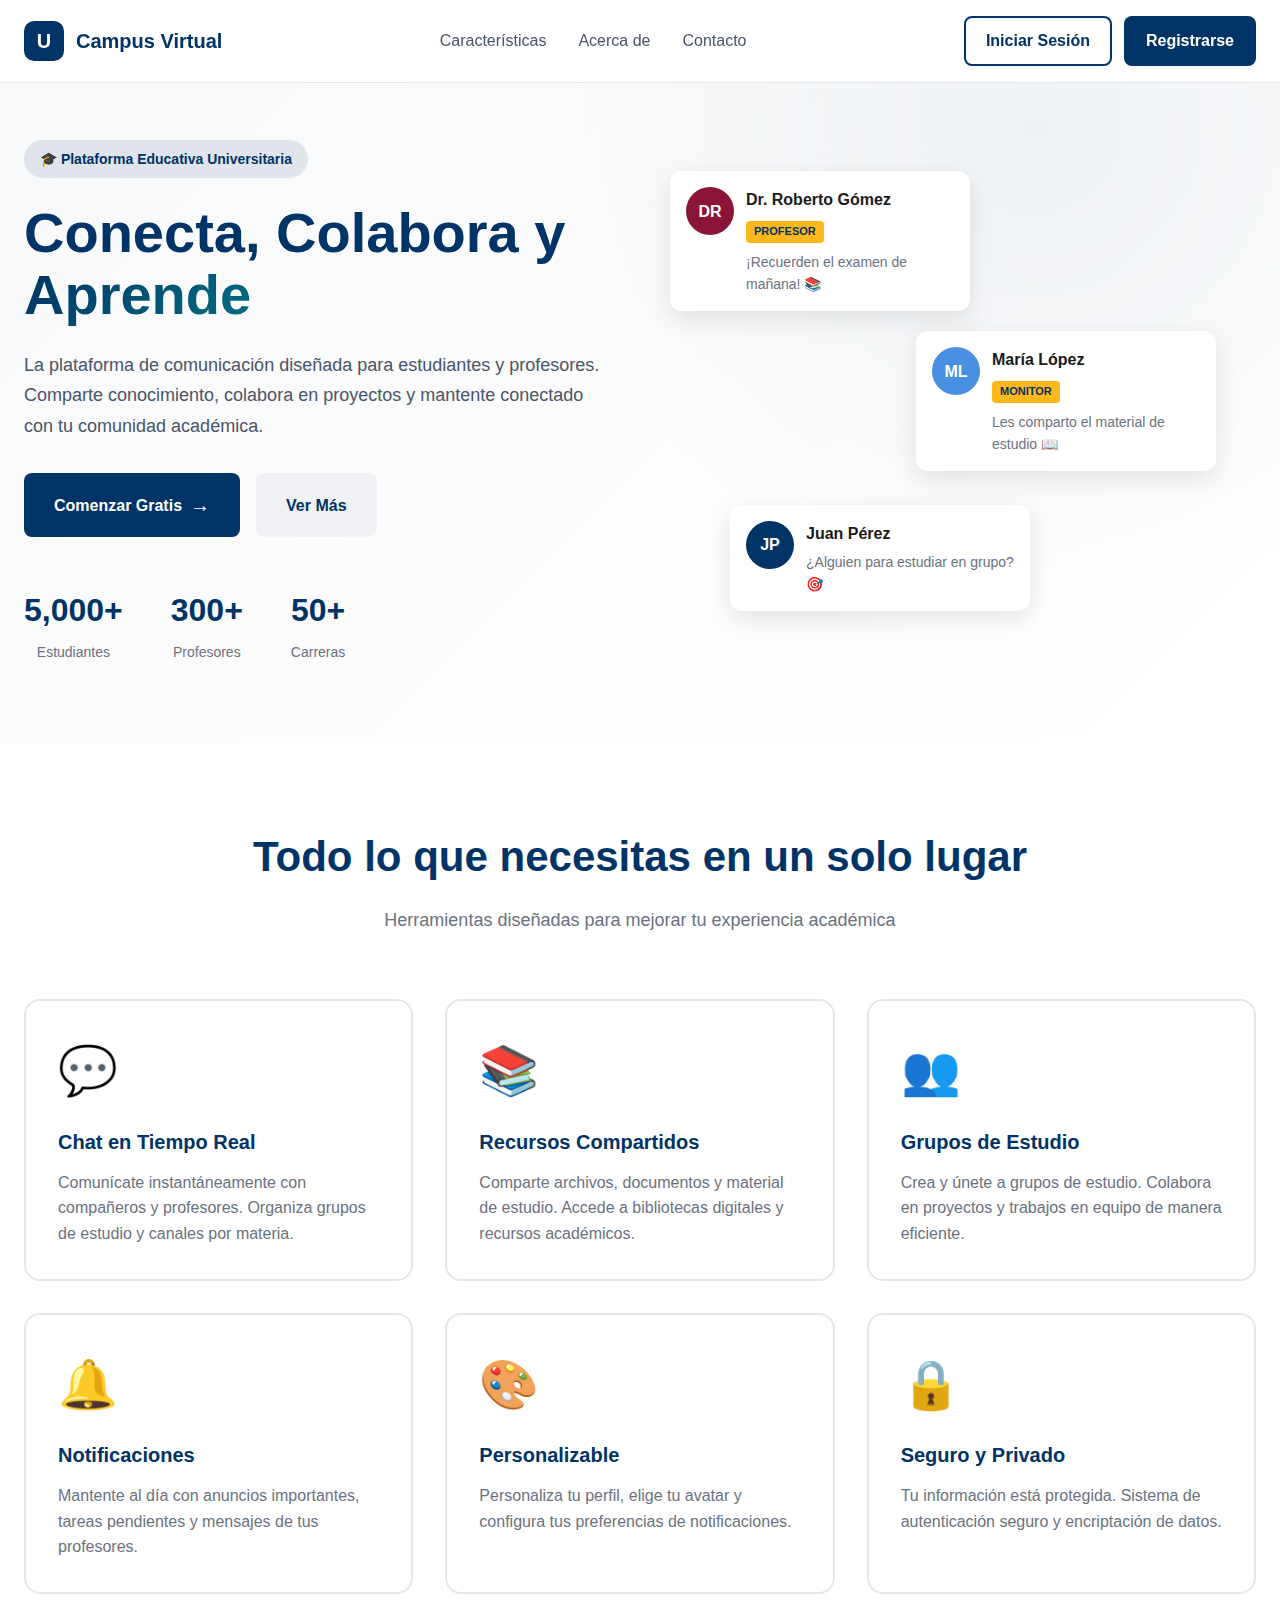
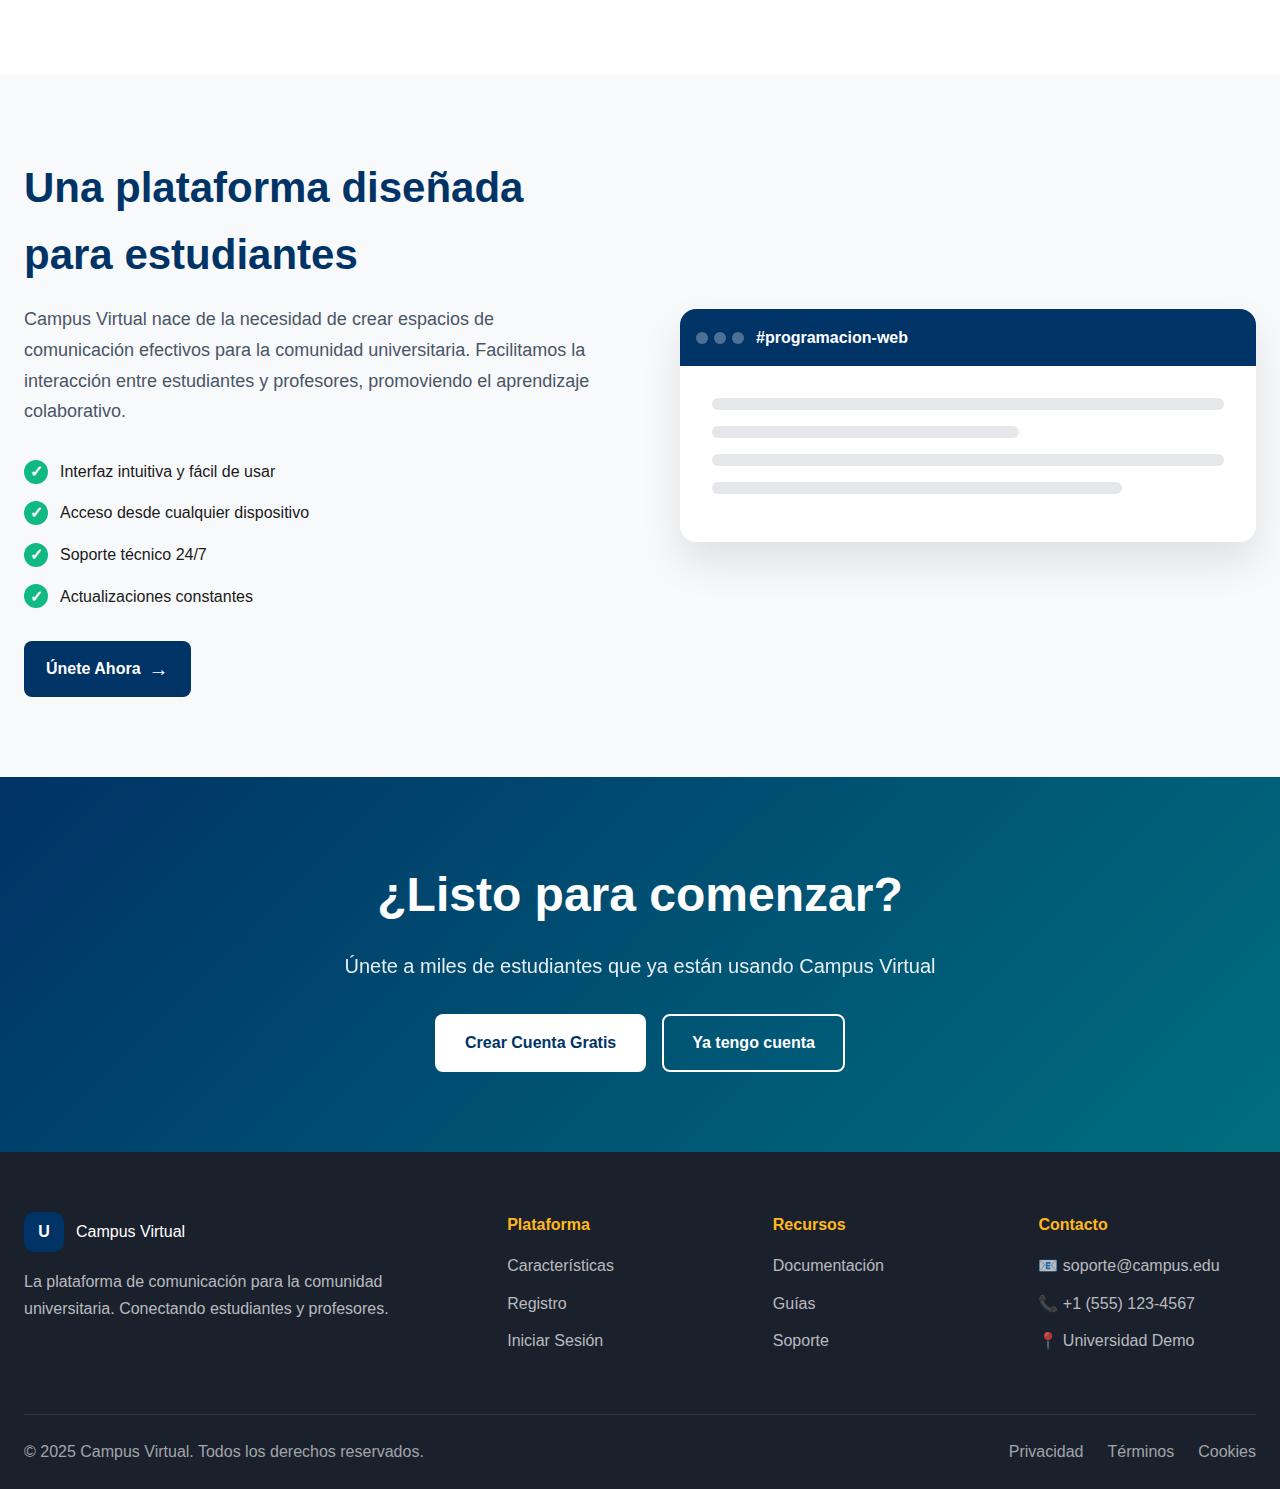
<file: pages/index.html>
<!DOCTYPE html>
<html lang="es">
<head>
    <meta charset="UTF-8">
    <meta name="viewport" content="width=device-width, initial-scale=1.0">
    <title>Campus Virtual - Bienvenida</title>
    <link rel="stylesheet" href="../Styles/landing.css">
</head>
<body>
    
    <!-- HEADER / NAVBAR -->
    <header class="header">
        <div class="container">
            <nav class="navbar">
                <div class="logo">
                    <div class="logo-icon">U</div>
                    <span class="logo-text">Campus Virtual</span>
                </div>
                <div class="nav-links">
                    <a href="discord-university-demo.html" class="nav-link">Características</a>
                    <a href="#about" class="nav-link">Acerca de</a>
                    <a href="#contact" class="nav-link">Contacto</a>
                </div>
                <div class="nav-buttons">
                    <a href="login.html" class="btn btn-outline">Iniciar Sesión</a>
                    <a href="register.html" class="btn btn-primary">Registrarse</a>
                </div>
            </nav>
        </div>
    </header>

    <!-- HERO SECTION -->
    <section class="hero">
        <div class="container">
            <div class="hero-content">
                <div class="hero-badge">
                    🎓 Plataforma Educativa Universitaria
                </div>
                <h1 class="hero-title">
                    Conecta, Colabora y <span class="gradient-text">Aprende</span>
                </h1>
                <p class="hero-subtitle">
                    La plataforma de comunicación diseñada para estudiantes y profesores. 
                    Comparte conocimiento, colabora en proyectos y mantente conectado con tu comunidad académica.
                </p>
                <div class="hero-buttons">
                    <a href="register.html" class="btn btn-large btn-primary">
                        Comenzar Gratis
                        <span class="btn-icon">→</span>
                    </a>
                    <a href="#features" class="btn btn-large btn-secondary">
                        Ver Más
                    </a>
                </div>
                <div class="hero-stats">
                    <div class="stat">
                        <div class="stat-number">5,000+</div>
                        <div class="stat-label">Estudiantes</div>
                    </div>
                    <div class="stat">
                        <div class="stat-number">300+</div>
                        <div class="stat-label">Profesores</div>
                    </div>
                    <div class="stat">
                        <div class="stat-number">50+</div>
                        <div class="stat-label">Carreras</div>
                    </div>
                </div>
            </div>
            <div class="hero-image">
                <div class="hero-card card-1">
                    <div class="card-avatar" style="background: #8B1538;">DR</div>
                    <div class="card-content">
                        <div class="card-name">Dr. Roberto Gómez</div>
                        <div class="card-badge">PROFESOR</div>
                        <div class="card-message">¡Recuerden el examen de mañana! 📚</div>
                    </div>
                </div>
                <div class="hero-card card-2">
                    <div class="card-avatar" style="background: #4A90E2;">ML</div>
                    <div class="card-content">
                        <div class="card-name">María López</div>
                        <div class="card-badge">MONITOR</div>
                        <div class="card-message">Les comparto el material de estudio 📖</div>
                    </div>
                </div>
                <div class="hero-card card-3">
                    <div class="card-avatar" style="background: #003366;">JP</div>
                    <div class="card-content">
                        <div class="card-name">Juan Pérez</div>
                        <div class="card-message">¿Alguien para estudiar en grupo? 🎯</div>
                    </div>
                </div>
            </div>
        </div>
    </section>

    <!-- FEATURES SECTION -->
    <section class="features" id="features">
        <div class="container">
            <div class="section-header">
                <h2 class="section-title">Todo lo que necesitas en un solo lugar</h2>
                <p class="section-subtitle">Herramientas diseñadas para mejorar tu experiencia académica</p>
            </div>
            
            <div class="features-grid">
                <div class="feature-card">
                    <div class="feature-icon">💬</div>
                    <h3 class="feature-title">Chat en Tiempo Real</h3>
                    <p class="feature-description">
                        Comunícate instantáneamente con compañeros y profesores. 
                        Organiza grupos de estudio y canales por materia.
                    </p>
                </div>
                
                <div class="feature-card">
                    <div class="feature-icon">📚</div>
                    <h3 class="feature-title">Recursos Compartidos</h3>
                    <p class="feature-description">
                        Comparte archivos, documentos y material de estudio. 
                        Accede a bibliotecas digitales y recursos académicos.
                    </p>
                </div>
                
                <div class="feature-card">
                    <div class="feature-icon">👥</div>
                    <h3 class="feature-title">Grupos de Estudio</h3>
                    <p class="feature-description">
                        Crea y únete a grupos de estudio. Colabora en proyectos 
                        y trabajos en equipo de manera eficiente.
                    </p>
                </div>
                
                <div class="feature-card">
                    <div class="feature-icon">🔔</div>
                    <h3 class="feature-title">Notificaciones</h3>
                    <p class="feature-description">
                        Mantente al día con anuncios importantes, tareas pendientes 
                        y mensajes de tus profesores.
                    </p>
                </div>
                
                <div class="feature-card">
                    <div class="feature-icon">🎨</div>
                    <h3 class="feature-title">Personalizable</h3>
                    <p class="feature-description">
                        Personaliza tu perfil, elige tu avatar y configura 
                        tus preferencias de notificaciones.
                    </p>
                </div>
                
                <div class="feature-card">
                    <div class="feature-icon">🔒</div>
                    <h3 class="feature-title">Seguro y Privado</h3>
                    <p class="feature-description">
                        Tu información está protegida. Sistema de autenticación 
                        seguro y encriptación de datos.
                    </p>
                </div>
            </div>
        </div>
    </section>

    <!-- ABOUT SECTION -->
    <section class="about" id="about">
        <div class="container">
            <div class="about-content">
                <div class="about-text">
                    <h2 class="section-title">Una plataforma diseñada para estudiantes</h2>
                    <p class="about-description">
                        Campus Virtual nace de la necesidad de crear espacios de comunicación 
                        efectivos para la comunidad universitaria. Facilitamos la interacción 
                        entre estudiantes y profesores, promoviendo el aprendizaje colaborativo.
                    </p>
                    <div class="about-features">
                        <div class="about-feature">
                            <span class="check-icon">✓</span>
                            <span>Interfaz intuitiva y fácil de usar</span>
                        </div>
                        <div class="about-feature">
                            <span class="check-icon">✓</span>
                            <span>Acceso desde cualquier dispositivo</span>
                        </div>
                        <div class="about-feature">
                            <span class="check-icon">✓</span>
                            <span>Soporte técnico 24/7</span>
                        </div>
                        <div class="about-feature">
                            <span class="check-icon">✓</span>
                            <span>Actualizaciones constantes</span>
                        </div>
                    </div>
                    <a href="register.html" class="btn btn-primary">
                        Únete Ahora
                        <span class="btn-icon">→</span>
                    </a>
                </div>
                <div class="about-image">
                    <div class="about-card">
                        <div class="card-header">
                            <div class="card-dots">
                                <span></span>
                                <span></span>
                                <span></span>
                            </div>
                            <div class="card-title-text">#programacion-web</div>
                        </div>
                        <div class="card-body">
                            <div class="message-line"></div>
                            <div class="message-line short"></div>
                            <div class="message-line"></div>
                            <div class="message-line medium"></div>
                        </div>
                    </div>
                </div>
            </div>
        </div>
    </section>

    <!-- CTA SECTION -->
    <section class="cta">
        <div class="container">
            <div class="cta-content">
                <h2 class="cta-title">¿Listo para comenzar?</h2>
                <p class="cta-subtitle">
                    Únete a miles de estudiantes que ya están usando Campus Virtual
                </p>
                <div class="cta-buttons">
                    <a href="register.html" class="btn btn-large btn-white">
                        Crear Cuenta Gratis
                    </a>
                    <a href="login.html" class="btn btn-large btn-outline-white">
                        Ya tengo cuenta
                    </a>
                </div>
            </div>
        </div>
    </section>

    <!-- FOOTER -->
    <footer class="footer" id="contact">
        <div class="container">
            <div class="footer-content">
                <div class="footer-section">
                    <div class="footer-logo">
                        <div class="logo-icon">U</div>
                        <span class="logo-text">Campus Virtual</span>
                    </div>
                    <p class="footer-description">
                        La plataforma de comunicación para la comunidad universitaria.
                        Conectando estudiantes y profesores.
                    </p>
                </div>
                
                <div class="footer-section">
                    <h4 class="footer-title">Plataforma</h4>
                    <a href="#features" class="footer-link">Características</a>
                    <a href="register.html" class="footer-link">Registro</a>
                    <a href="login.html" class="footer-link">Iniciar Sesión</a>
                </div>
                
                <div class="footer-section">
                    <h4 class="footer-title">Recursos</h4>
                    <a href="#" class="footer-link">Documentación</a>
                    <a href="#" class="footer-link">Guías</a>
                    <a href="#" class="footer-link">Soporte</a>
                </div>
                
                <div class="footer-section">
                    <h4 class="footer-title">Contacto</h4>
                    <a href="#" class="footer-link">📧 soporte@campus.edu</a>
                    <a href="#" class="footer-link">📞 +1 (555) 123-4567</a>
                    <a href="#" class="footer-link">📍 Universidad Demo</a>
                </div>
            </div>
            
            <div class="footer-bottom">
                <p>&copy; 2025 Campus Virtual. Todos los derechos reservados.</p>
                <div class="footer-links">
                    <a href="#">Privacidad</a>
                    <a href="#">Términos</a>
                    <a href="#">Cookies</a>
                </div>
            </div>
        </div>
    </footer>

</body>
</html>
</file>
<file: Styles/landing.css>
/* ===================================
   LANDING PAGE - CAMPUS VIRTUAL
   =================================== */

* {
    margin: 0;
    padding: 0;
    box-sizing: border-box;
}

html {
    scroll-behavior: smooth;
}

body {
    font-family: 'Inter', 'Segoe UI', -apple-system, sans-serif;
    line-height: 1.6;
    color: #1a1a1a;
    overflow-x: hidden;
}

.container {
    max-width: 1280px;
    margin: 0 auto;
    padding: 0 24px;
}

/* ===================================
   HEADER / NAVBAR
   =================================== */

.header {
    position: fixed;
    top: 0;
    left: 0;
    right: 0;
    background: rgba(255, 255, 255, 0.95);
    backdrop-filter: blur(10px);
    border-bottom: 1px solid rgba(0, 51, 102, 0.1);
    z-index: 1000;
    padding: 16px 0;
}

.navbar {
    display: flex;
    justify-content: space-between;
    align-items: center;
}

.logo {
    display: flex;
    align-items: center;
    gap: 12px;
    font-size: 20px;
    font-weight: 700;
    color: #003366;
}

.logo-icon {
    width: 40px;
    height: 40px;
    background: #003366;
    color: white;
    border-radius: 10px;
    display: flex;
    align-items: center;
    justify-content: center;
    font-weight: 700;
}

.nav-links {
    display: flex;
    gap: 32px;
}

.nav-link {
    color: #4a5568;
    text-decoration: none;
    font-weight: 500;
    transition: color 0.3s;
}

.nav-link:hover {
    color: #003366;
}

.nav-buttons {
    display: flex;
    gap: 12px;
}

/* ===================================
   BUTTONS
   =================================== */

.btn {
    display: inline-flex;
    align-items: center;
    gap: 8px;
    padding: 10px 20px;
    border-radius: 8px;
    font-weight: 600;
    text-decoration: none;
    transition: all 0.3s;
    cursor: pointer;
    border: 2px solid transparent;
}

.btn-primary {
    background: #003366;
    color: white;
}

.btn-primary:hover {
    background: #002244;
    transform: translateY(-2px);
    box-shadow: 0 8px 16px rgba(0, 51, 102, 0.2);
}

.btn-secondary {
    background: #f0f2f5;
    color: #003366;
}

.btn-secondary:hover {
    background: #e5e7eb;
}

.btn-outline {
    background: transparent;
    border: 2px solid #003366;
    color: #003366;
}

.btn-outline:hover {
    background: #003366;
    color: white;
}

.btn-large {
    padding: 14px 28px;
    font-size: 16px;
}

.btn-white {
    background: white;
    color: #003366;
}

.btn-white:hover {
    background: #f8f9fa;
    transform: translateY(-2px);
    box-shadow: 0 8px 16px rgba(255, 255, 255, 0.3);
}

.btn-outline-white {
    background: transparent;
    border: 2px solid white;
    color: white;
}

.btn-outline-white:hover {
    background: white;
    color: #003366;
}

.btn-icon {
    font-size: 20px;
    transition: transform 0.3s;
}

.btn:hover .btn-icon {
    transform: translateX(4px);
}

/* ===================================
   HERO SECTION
   =================================== */

.hero {
    padding: 140px 0 80px;
    background: linear-gradient(135deg, #f8f9fa 0%, #ffffff 100%);
    position: relative;
    overflow: hidden;
}

.hero::before {
    content: '';
    position: absolute;
    top: -50%;
    right: -20%;
    width: 1000px;
    height: 1000px;
    background: radial-gradient(circle, rgba(0, 51, 102, 0.05) 0%, transparent 70%);
    pointer-events: none;
}

.hero .container {
    display: grid;
    grid-template-columns: 1fr 1fr;
    gap: 60px;
    align-items: center;
}

.hero-badge {
    display: inline-block;
    background: rgba(0, 51, 102, 0.1);
    color: #003366;
    padding: 8px 16px;
    border-radius: 20px;
    font-size: 14px;
    font-weight: 600;
    margin-bottom: 24px;
}

.hero-title {
    font-size: 56px;
    font-weight: 800;
    line-height: 1.1;
    margin-bottom: 24px;
    color: #003366;
}

.gradient-text {
    background: linear-gradient(135deg, #003366 0%, #006E7F 100%);
    -webkit-background-clip: text;
    -webkit-text-fill-color: transparent;
    background-clip: text;
}

.hero-subtitle {
    font-size: 18px;
    color: #4a5568;
    margin-bottom: 32px;
    line-height: 1.7;
}

.hero-buttons {
    display: flex;
    gap: 16px;
    margin-bottom: 48px;
}

.hero-stats {
    display: flex;
    gap: 48px;
}

.stat {
    text-align: center;
}

.stat-number {
    font-size: 32px;
    font-weight: 700;
    color: #003366;
    margin-bottom: 4px;
}

.stat-label {
    font-size: 14px;
    color: #6b7280;
}

/* Hero Cards */
.hero-image {
    position: relative;
    height: 500px;
}

.hero-card {
    position: absolute;
    background: white;
    border-radius: 12px;
    padding: 16px;
    box-shadow: 0 8px 24px rgba(0, 0, 0, 0.1);
    display: flex;
    gap: 12px;
    max-width: 300px;
    animation: float 6s ease-in-out infinite;
}

.card-1 {
    top: 20px;
    left: 0;
}

.card-2 {
    top: 180px;
    right: 40px;
    animation-delay: -2s;
}

.card-3 {
    bottom: 40px;
    left: 60px;
    animation-delay: -4s;
}

@keyframes float {
    0%, 100% {
        transform: translateY(0);
    }
    50% {
        transform: translateY(-20px);
    }
}

.card-avatar {
    width: 48px;
    height: 48px;
    border-radius: 50%;
    display: flex;
    align-items: center;
    justify-content: center;
    color: white;
    font-weight: 700;
    flex-shrink: 0;
}

.card-content {
    flex: 1;
}

.card-name {
    font-weight: 600;
    color: #1a1a1a;
    margin-bottom: 4px;
}

.card-badge {
    display: inline-block;
    background: #FFB81C;
    color: #003366;
    padding: 2px 8px;
    border-radius: 4px;
    font-size: 11px;
    font-weight: 700;
    margin-bottom: 8px;
}

.card-message {
    font-size: 14px;
    color: #6b7280;
}

/* ===================================
   FEATURES SECTION
   =================================== */

.features {
    padding: 80px 0;
    background: white;
}

.section-header {
    text-align: center;
    margin-bottom: 64px;
}

.section-title {
    font-size: 42px;
    font-weight: 700;
    color: #003366;
    margin-bottom: 16px;
}

.section-subtitle {
    font-size: 18px;
    color: #6b7280;
    max-width: 600px;
    margin: 0 auto;
}

.features-grid {
    display: grid;
    grid-template-columns: repeat(3, 1fr);
    gap: 32px;
}

.feature-card {
    padding: 32px;
    border-radius: 16px;
    border: 2px solid #e5e7eb;
    transition: all 0.3s;
}

.feature-card:hover {
    border-color: #003366;
    transform: translateY(-8px);
    box-shadow: 0 12px 24px rgba(0, 51, 102, 0.1);
}

.feature-icon {
    font-size: 48px;
    margin-bottom: 16px;
}

.feature-title {
    font-size: 20px;
    font-weight: 700;
    color: #003366;
    margin-bottom: 12px;
}

.feature-description {
    color: #6b7280;
    line-height: 1.6;
}

/* ===================================
   ABOUT SECTION
   =================================== */

.about {
    padding: 80px 0;
    background: #f8f9fa;
}

.about-content {
    display: grid;
    grid-template-columns: 1fr 1fr;
    gap: 80px;
    align-items: center;
}

.about-description {
    font-size: 18px;
    color: #4a5568;
    margin-bottom: 32px;
    line-height: 1.7;
}

.about-features {
    margin-bottom: 32px;
}

.about-feature {
    display: flex;
    align-items: center;
    gap: 12px;
    margin-bottom: 16px;
    font-size: 16px;
    color: #1a1a1a;
}

.check-icon {
    width: 24px;
    height: 24px;
    background: #10b981;
    color: white;
    border-radius: 50%;
    display: flex;
    align-items: center;
    justify-content: center;
    font-weight: 700;
    flex-shrink: 0;
}

.about-image {
    position: relative;
}

.about-card {
    background: white;
    border-radius: 16px;
    overflow: hidden;
    box-shadow: 0 20px 40px rgba(0, 0, 0, 0.1);
}

.card-header {
    background: #003366;
    padding: 16px;
    display: flex;
    align-items: center;
    gap: 12px;
}

.card-dots {
    display: flex;
    gap: 6px;
}

.card-dots span {
    width: 12px;
    height: 12px;
    border-radius: 50%;
    background: rgba(255, 255, 255, 0.3);
}

.card-title-text {
    color: white;
    font-weight: 600;
}

.card-body {
    padding: 32px;
}

.message-line {
    height: 12px;
    background: #e5e7eb;
    border-radius: 6px;
    margin-bottom: 16px;
}

.message-line.short {
    width: 60%;
}

.message-line.medium {
    width: 80%;
}

/* ===================================
   CTA SECTION
   =================================== */

.cta {
    padding: 80px 0;
    background: linear-gradient(135deg, #003366 0%, #006E7F 100%);
    color: white;
}

.cta-content {
    text-align: center;
}

.cta-title {
    font-size: 48px;
    font-weight: 700;
    margin-bottom: 16px;
}

.cta-subtitle {
    font-size: 20px;
    margin-bottom: 32px;
    opacity: 0.9;
}

.cta-buttons {
    display: flex;
    justify-content: center;
    gap: 16px;
}

/* ===================================
   FOOTER
   =================================== */

.footer {
    background: #1a202c;
    color: white;
    padding: 60px 0 24px;
}

.footer-content {
    display: grid;
    grid-template-columns: 2fr 1fr 1fr 1fr;
    gap: 48px;
    margin-bottom: 48px;
}

.footer-logo {
    display: flex;
    align-items: center;
    gap: 12px;
    margin-bottom: 16px;
}

.footer-description {
    color: rgba(255, 255, 255, 0.7);
    line-height: 1.7;
}

.footer-title {
    font-size: 16px;
    font-weight: 700;
    margin-bottom: 16px;
    color: #FFB81C;
}

.footer-link {
    display: block;
    color: rgba(255, 255, 255, 0.7);
    margin-bottom: 12px;
    text-decoration: none;
    transition: color 0.3s;
}

.footer-link:hover {
    color: #FFB81C;
}

.footer-bottom {
    border-top: 1px solid rgba(255, 255, 255, 0.1);
    padding-top: 24px;
    display: flex;
    justify-content: space-between;
    align-items: center;
    color: rgba(255, 255, 255, 0.6);
}

.footer-links {
    display: flex;
    gap: 24px;
}

.footer-links a {
    color: rgba(255, 255, 255, 0.6);
    text-decoration: none;
    transition: color 0.3s;
}

.footer-links a:hover {
    color: white;
}

/* ===================================
   RESPONSIVE
   =================================== */

@media (max-width: 1024px) {
    .hero .container {
        grid-template-columns: 1fr;
    }
    
    .hero-image {
        display: none;
    }
    
    .features-grid {
        grid-template-columns: repeat(2, 1fr);
    }
    
    .about-content {
        grid-template-columns: 1fr;
    }
    
    .footer-content {
        grid-template-columns: 1fr 1fr;
    }
}

@media (max-width: 768px) {
    .nav-links {
        display: none;
    }
    
    .hero-title {
        font-size: 36px;
    }
    
    .hero-buttons {
        flex-direction: column;
    }
    
    .hero-stats {
        flex-direction: column;
        gap: 24px;
    }
    
    .features-grid {
        grid-template-columns: 1fr;
    }
    
    .section-title {
        font-size: 32px;
    }
    
    .cta-title {
        font-size: 32px;
    }
    
    .cta-buttons {
        flex-direction: column;
    }
    
    .footer-content {
        grid-template-columns: 1fr;
    }
    
    .footer-bottom {
        flex-direction: column;
        gap: 16px;
        text-align: center;
    }
}
</file>
